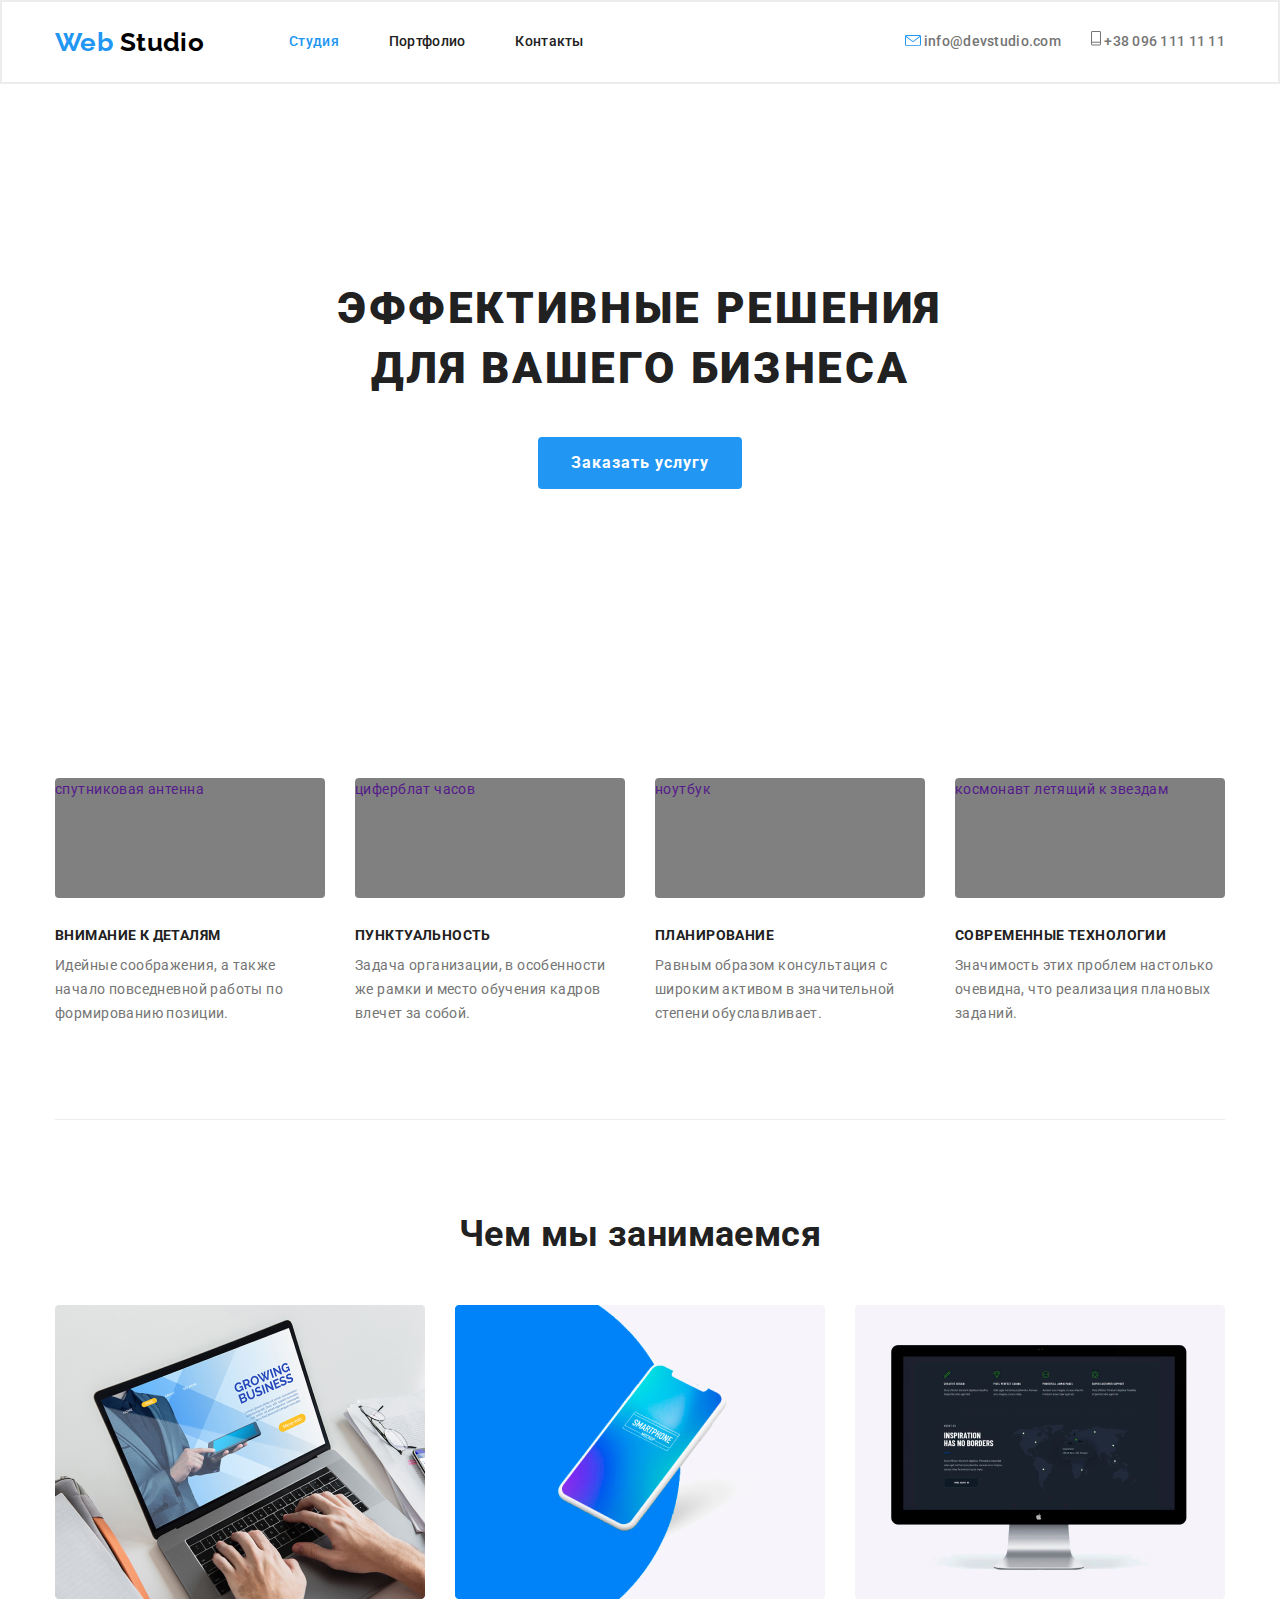
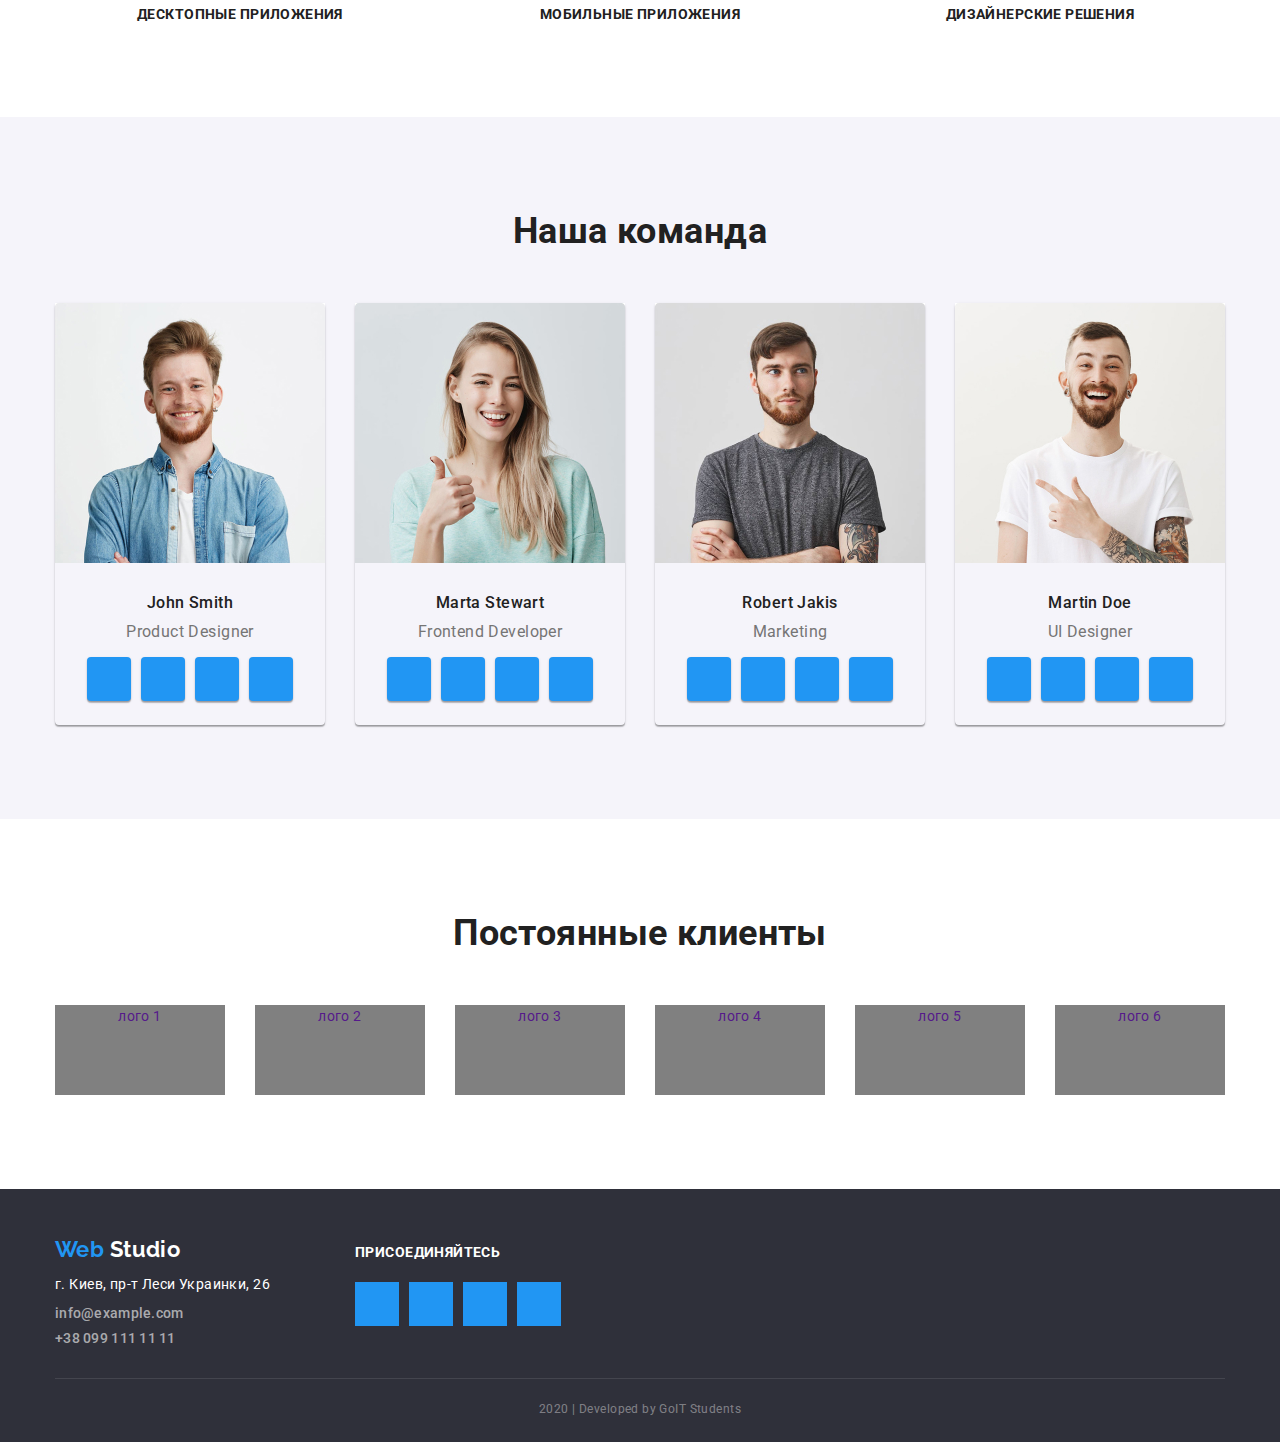
<file: index.html>
<!DOCTYPE html>
<html lang="ru">
<head>
  <meta charset="UTF-8">
  <meta name="viewport" content="width=device-width, initial-scale=1.0">
  <title>Document</title>
  <link href="https://fonts.googleapis.com/css2?family=Raleway:wght@400;700&family=Roboto:wght@400;500;700;900&display=swap" rel="stylesheet">
  <link rel="stylesheet" href="https://cdnjs.cloudflare.com/ajax/libs/modern-normalize/0.6.0/modern-normalize.min.css">
  <link rel="stylesheet" href="./css/styles.css">
</head>
<body>
  <header class="header-bar">
    <div class="container">
      <nav class="main-nav">
        <a href="./index.html" class="logo">Web <span class="studio-logo">Studio</span></a>
        <ul class="list-nav list">
          <li class="item"><a href="./index.html" class="accent nav">Студия</a></li>
          <li class="item"><a href="./portfolio.html" class="nav">Портфолио</a></li>
          <li class="item"><a href="" class="nav">Контакты</a></li>
        </ul>
      </nav>
      <ul class="contacts list">
          <li class="item">
            <a href="mailto:info@devstudio.com" class="mail">
            <img src="./image/envelope.svg" alt="envelope"> info@devstudio.com
            </a>
          </li>
          <li class="item">
            <a href="tel:+380961111111" class="phone">
            <img src="./image/tel.svg" alt="telephone">
            +38 096 111 11 11
            </a>
          </li>
      </ul>
    </div>
  </header>
  <main>
    <!-- Hero -->
    <section class="hero">
      <div class="container-hero">
        <h1 class="hero-title">эффективные решения для вашего бизнеса</h1>
        <a href="" class="button">Заказать услугу</a>  
      </div>
    </section>
  
  <!-- секция наши преимущества -->
  <section class="advantages indent">
    <div class="container ">
      <!-- <h2>Наши преимущества</h2> -->
      <ul class="list-advantages list">
        <!-- вставить svg, после урока по svg -->
          <li class="item">
            <a href="" aria-label="Ccылка на преимущество 1" class="link">спутниковая антенна</a>
           <h3 class="advantages-title direct-title">Внимание к деталям</h3>
            <p class="text">Идейные соображения, а также начало повседневной работы по формированию позиции.</p>
          </li>
          <li class="item">
           <a href="" aria-label="Ccылка на преимущество 2" class="link">циферблат часов</a>
           <h3 class="advantages-title direct-title">Пунктуальность</h3>
           <p class="text">Задача организации, в особенности же рамки и место обучения кадров влечет за собой.</p>
          </li>
          <li class="item">
            <a href="" aria-label="Ccылка на преимущество 3" class="link">ноутбук</a>
            <h3 class="advantages-title direct-title">Планирование</h3>
            <p class="text">Равным образом консультация с широким активом в значительной степени обуславливает.</p>
          </li>
          <li class="item">
            <a href="" aria-label="Ccылка на преимущество 4" class="link">космонавт летящий к звездам</a>
            <h3 class="advantages-title direct-title">Современные технологии</h3>
            <p class="text">Значимость этих проблем настолько очевидна, что реализация плановых заданий.</p>
          </li>
        </ul>   
    </div>
  </section>

  <!-- секция чем мы занимаемся -->
  <section class="work indent">
    <div class="container">
      <h2 class="work-heading main-title">Чем мы занимаемся</h2>
      <!-- картинки обернул в ссылки -->
      <ul class="list-work list">
        <li class="item">
          <a href=""><img src="./image/desktop.jpg" alt="ноутбук" width="370" height="294"></a>
          <h3 class="work-title direct-title">Десктопные приложения</h3>
        </li>
        <li class="item">
          <a href=""><img src="./image/mobile.jpg" alt="мобильный телефон" width="370" height="294"></a>
          <h3 class="work-title direct-title">Мобильные приложения</h3>
        </li>
        <li class="item">
          <a href=""><img src="./image/design.jpg" alt="монитор с черной картой мира" width="370" height="294"></a>
          <h3 class="work-title direct-title">Дизайнерские решения</h3>
        </li>
      </ul>
    </div>
  </section>

  <!-- секция наша команда -->
  <section class="team indent">
    <div class="container ">
      <h2 class="team-heading main-title">Наша команда</h2>
      <ul class="list-team list">
        <li class="item">
          <img class="team-image" src="./image/John.jpg" alt="Джон Смит" width="270" height="260">
          <h3 class="team-title">John Smith</h3>
          <p class="profession text">Product Designer</p>
          <!-- вставить svg -->
          <ul class="public list">
            <li class="item"><a href="" aria-label="Ccылка на Инстаграм"></a></li>
            <li class="item"><a href="" aria-label="Ccылка на Фейсбук"></a></li>
            <li class="item"><a href="" aria-label="Ccылка на Линкедин"></a></li>
            <li class="item"><a href="" aria-label="Ccылка на Твиттер"></a></li>
          </ul>
        </li>
        <li class="item">
          <img class="team-image" src="./image/Marta.jpg" alt="Марта Стюарт" width="270" height="260">
          <h3 class="team-title">Marta Stewart</h3>
          <p class="profession text">Frontend Developer</p>
          <!-- вставить svg -->
          <ul class="public list">
            <li class="item"><a href="" aria-label="Ccылка на Инстаграм"></a></li>
            <li class="item"><a href="" aria-label="Ccылка на Твиттер"></a></li>
            <li class="item"><a href="" aria-label="Ccылка на Фейсбук"></a></li>
            <li class="item"><a href="" aria-label="Ccылка на Линкедин"></a></li>
          </ul>
        </li>
        <li class="item">
          <img class="team-image" src="./image/Robert.jpg" alt="Роберт Якіс" width="270" height="260">
          <h3 class="team-title">Robert Jakis</h3>
          <p class="profession text">Marketing</p>
          <!-- вставить svg -->
          <ul class="public list">
            <li class="item"><a href="" aria-label="Ccылка на Инстаграм"></a></li>
            <li class="item"><a href="" aria-label="Ccылка на Твиттер"></a></li>
            <li class="item"><a href="" aria-label="Ccылка на Фейсбук"></a></li>
            <li class="item"><a href="" aria-label="Ccылка на Линкедин"></a></li>
          </ul>
        </li>
        <li class="item">
          <img class="team-image" src="./image/Martin.jpg" alt="Мартин Доу" width="270" height="260">
          <h3 class="team-title">Martin Doe</h3>
          <p class="profession text">UI Designer</p>
          <!-- вставить svg -->
          <ul class="public list">
            <li class="item"><a href="" aria-label="Ccылка на Инстаграм"></a></li>
            <li class="item"><a href="" aria-label="Ccылка на Твиттер"></a></li>
            <li class="item"><a href="" aria-label="Ccылка на Фейсбук"></a></li>
            <li class="item"><a href="" aria-label="Ccылка на Линкедин"></a></li>
          </ul>
        </li>
      </ul>  
    </div>
  </section>

  <!--секция постоянные клиенты -->
  <section class="clients indent">
    <div class="container">
      <h2 class="main-title">Постоянные клиенты</h2>
    <!-- вставить лого настоящих компаний -->
      <ul class="list-clients list">
        <li class="item"><a href="" aria-label="Ccылка на сайт компании 1">лого 1</a></li>
        <li class="item"><a href="" aria-label="Ccылка на сайт компании 2">лого 2</a></li>
        <li class="item"><a href="" aria-label="Ccылка на сайт компании 3">лого 3</a></li>
        <li class="item"><a href="" aria-label="Ccылка на сайт компании 4">лого 4</a></li>
        <li class="item"><a href="" aria-label="Ccылка на сайт компании 5">лого 5</a></li>
        <li class="item"><a href="" aria-label="Ccылка на сайт компании 6">лого 6</a></li>
      </ul>
    </div> 
  </section>   
  </main>

  <!-- footer -->
  <footer class="footer">
    <div class="container">
      <div class="content">
        <div class="box-address">
          <a href="./index.html" class="logo">Web <span class="studio-logo">Studio</span></a>
          <address class="address">г. Киев, пр-т Леси Украинки, 26 
          <a href="mailto:info@example.com" class="mail">info@example.com</a>
          <a href="tel:+380991111111" class="phone">+38 099 111 11 11</a>
          </address>
        </div>
        <div class="box-appeal">
          <p class="appeal text">присоединяйтесь</p>
          <ul class="public list">
            <li class="item"><a href="" aria-label="Ccылка на Инстаграм"></a></li>
            <li class="item"><a href="" aria-label="Ccылка на Твиттер"></a></li>
            <li class="item"><a href="" aria-label="Ccылка на Фейсбук"></a></li>
            <li class="item"><a href="" aria-label="Ccылка на Линкедин"></a></li>
          </ul>
        </div>
      </div>
      <p class="copyright text">2020 | Developed by GoIT Students</p>
    </div>
  </footer>
</body>
</html>
</file>
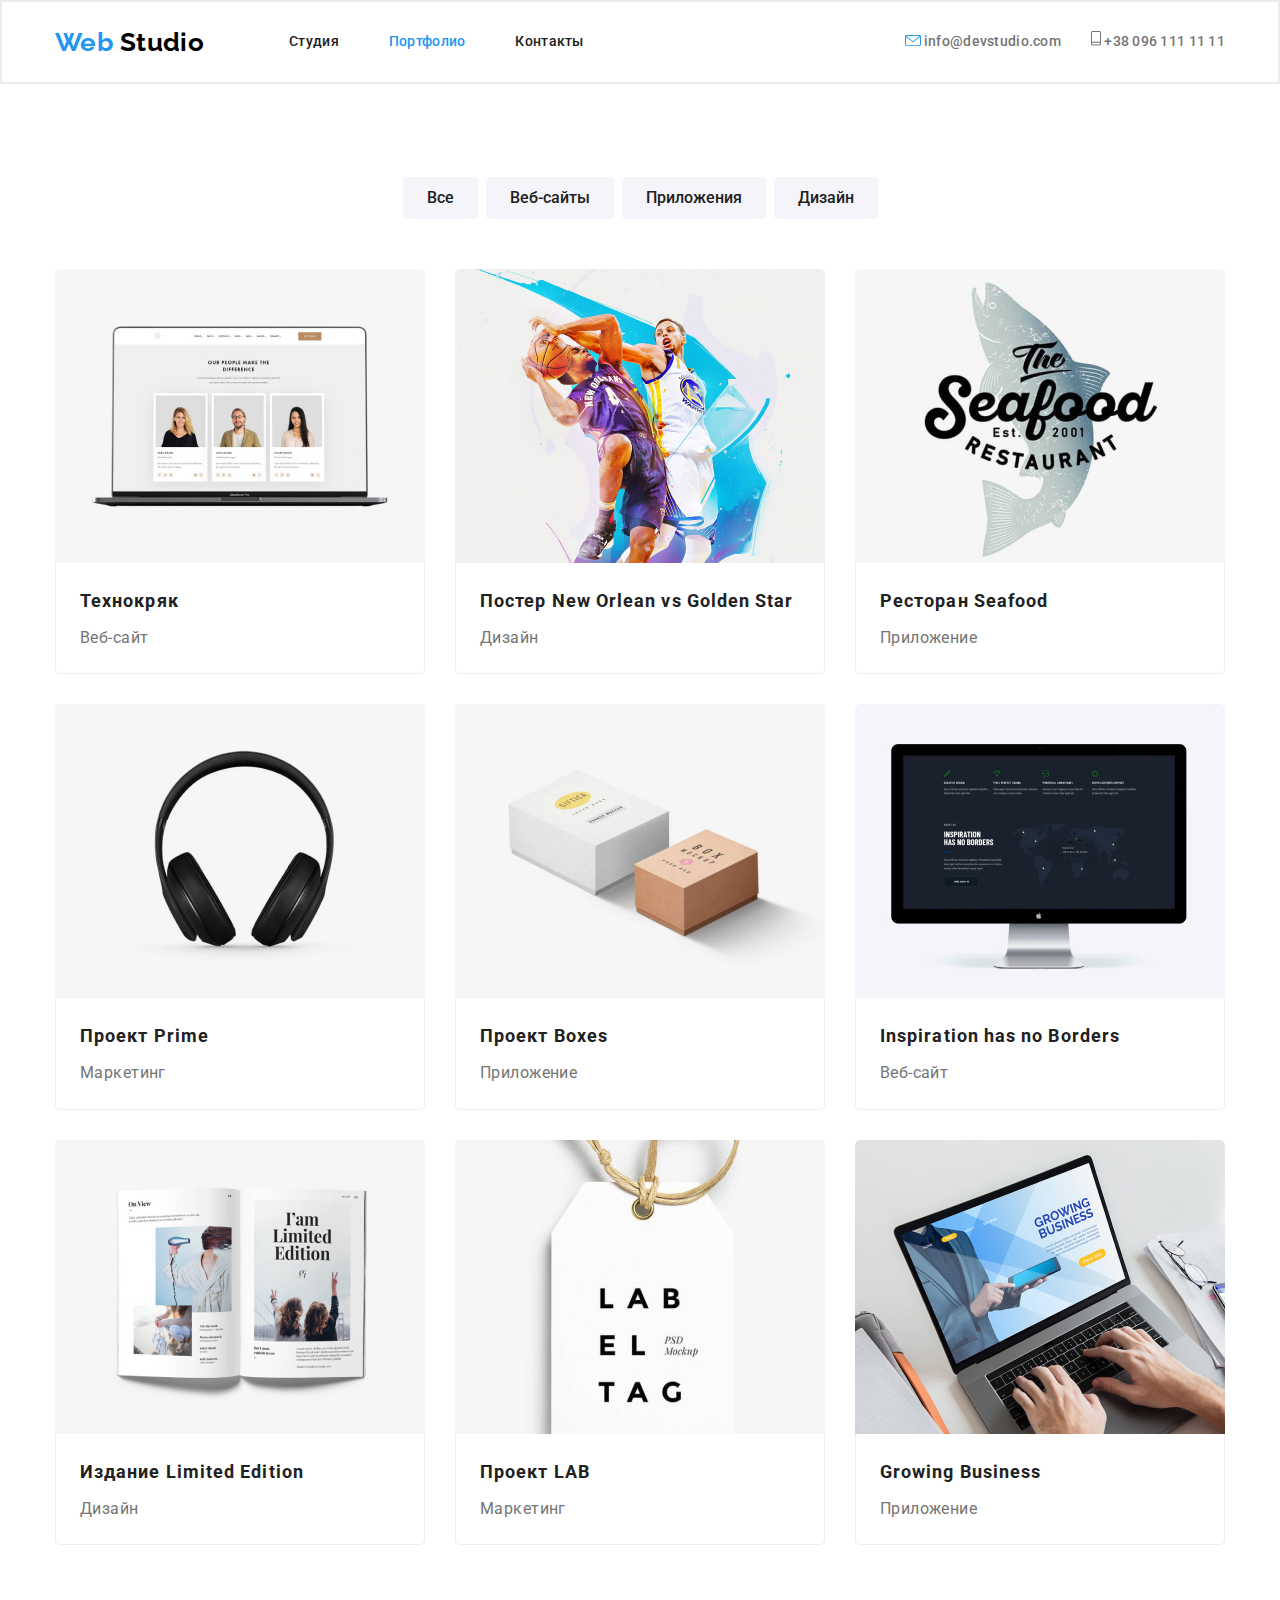
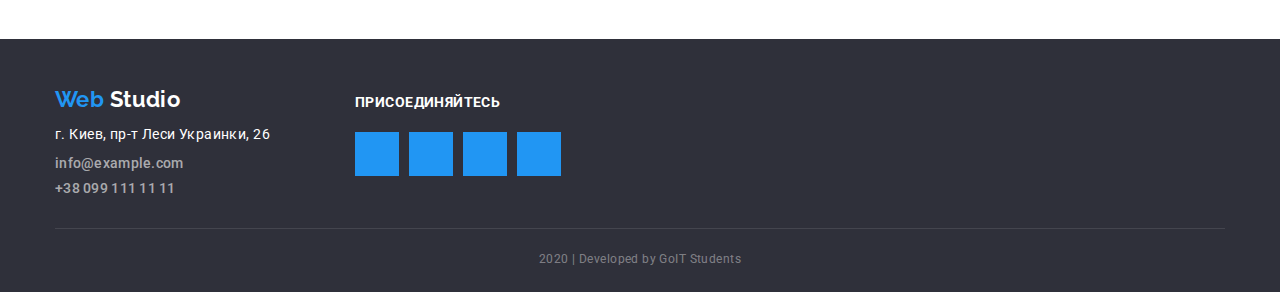
<file: portfolio.html>
<!DOCTYPE html>
<html lang="ru">
<head>
  <meta charset="UTF-8">
  <meta name="viewport" content="width=device-width, initial-scale=1.0">
  <title>Document</title>
  <link href="https://fonts.googleapis.com/css2?family=Raleway:wght@400;700&family=Roboto:wght@400;500;700;900&display=swap" rel="stylesheet">
  <link rel="stylesheet" href="https://cdnjs.cloudflare.com/ajax/libs/modern-normalize/0.6.0/modern-normalize.min.css">
  <link rel="stylesheet" href="./css/styles.css">
</head>
<body>
  <header class="header-bar">
    <div class="container">
      <nav class="main-nav">
        <a href="./index.html" class="logo">Web <span class="studio-logo">Studio</span></a>
        <ul class="list-nav list">
          <li class="item"><a href="./index.html" class="nav">Студия</a></li>
          <li class="item"><a href="./portfolio.html" class="accent nav">Портфолио</a></li>
          <li class="item"><a href="" class="nav">Контакты</a></li>
        </ul>
      </nav>
      <ul class="contacts list">
          <li class="item">
            <a href="mailto:info@devstudio.com" class="mail">
            <img src="./image/envelope.svg" alt="envelope">
            info@devstudio.com
            </a>
          </li>
          <li class="item">
            <a href="tel:+380961111111" class="phone">
            <img src="./image/tel.svg" alt="telephone">
            +38 096 111 11 11
            </a>
          </li>
      </ul>
    </div>
  </header>
  <main>
  <!-- секция портфолио -->
    <section class="portfolio container">
    <ul class="list-button list">
      <li class="item-button"><button type="button" class="button-portfolio">Все</button></li>
      <li class="item-button"><button type="button" class="button-portfolio">Веб-сайты</button></li>
      <li class="item-button"><button type="button" class="button-portfolio">Приложения</button></li>
      <li class="item-button"><button type="button" class="button-portfolio">Дизайн</button></li>
    </ul>
    <ul class="list-portfolio list">
      <li class="item">
        <img class="img-portfolio" src="./image/techno.jpg" alt="профили трех сотрудников на мониторе ноутбука" width="370px" height="294">
        <div class="portfolio-content">
          <h2 class="portfolio-title">Технокряк</h2>
          <p class="category text">Веб-сайт</p>
          <p class="description text">Технокряк это современная площадка распространения коронавируса.
          Компании используют эту платформу для цифрового шпионажа и атак 
          на защищённые сервера конкурентов.</p>
        </div>
      </li>
      <li class="item">
        <img class="img-portfolio" src="./image/poster-new.jpg" alt="два баскетбоиста" width="370px" height="294">
        <div class="portfolio-content">
          <h2 class="portfolio-title">Постер New Orlean vs Golden Star</h2>
          <p class="category text">Дизайн</p>
          <p class="description text">Технокряк это современная площадка распространения коронавируса.
          Компании используют эту платформу для цифрового шпионажа и атак 
          на защищённые сервера конкурентов.</p>
        </div>
      </li>
      <li class="item">
        <img class="img-portfolio" src="./image/seafood.jpg" alt="логотип ресторана" width="370px" height="294">
        <div class="portfolio-content">
          <h2 class="portfolio-title">Ресторан Seafood</h2>
          <p class="category text">Приложение</p>
          <p class="description text">Технокряк это современная площадка распространения коронавируса.
          Компании используют эту платформу для цифрового шпионажа и атак 
          на защищённые сервера конкурентов.</p>
        </div>
      </li>
      <li class="item">
        <img class="img-portfolio" src="./image/prime.jpg" alt="наушники" width="370px" height="294">
        <div class="portfolio-content">
          <h2 class="portfolio-title">Проект Prime</h2>
          <p class="category text">Маркетинг</p>
          <p class="description text">Технокряк это современная площадка распространения коронавируса.
          Компании используют эту платформу для цифрового шпионажа и атак 
          на защищённые сервера конкурентов.</p>
        </div>
      </li>
      <li class="item">
        <img class="img-portfolio" src="./image/boxes.jpg" alt="две коробки" width="370px" height="294">
        <div class="portfolio-content">
          <h2 class="portfolio-title">Проект Boxes</h2>
          <p class="category text">Приложение</p>
          <p class="description text">Технокряк это современная площадка распространения коронавируса.
          Компании используют эту платформу для цифрового шпионажа и атак 
          на защищённые сервера конкурентов.</p>
        </div>
      </li>
      <li class="item">
        <img class="img-portfolio" src="./image/inspiration.jpg" alt="монитор компьютера" width="370px" height="294">
        <div class="portfolio-content">
          <h2 class="portfolio-title">Inspiration has no Borders</h2>
          <p class="category text">Веб-сайт</p>
          <p class="description text">Технокряк это современная площадка распространения коронавируса.
          Компании используют эту платформу для цифрового шпионажа и атак 
          на защищённые сервера конкурентов.</p>
        </div>
      </li>
      <li class="item">
        <img class="img-portfolio" src="./image/LE.jpg" alt="журнал глянцевый" width="370px" height="294">
        <div class="portfolio-content">
          <h2 class="portfolio-title">Издание Limited Edition</h2>
          <p class="category text">Дизайн</p>
          <p class="description text">Технокряк это современная площадка распространения коронавируса.
          Компании используют эту платформу для цифрового шпионажа и атак 
          на защищённые сервера конкурентов.</p>
        </div>
      </li>
      <li class="item">
        <img class="img-portfolio" src="./image/lab.jpg" alt="ярлык бумажный" width="370px" height="294">
        <div class="portfolio-content">
          <h2 class="portfolio-title">Проект LAB</h2>
          <p class="category text">Маркетинг</p>
          <p class="description text">Технокряк это современная площадка распространения коронавируса.
          Компании используют эту платформу для цифрового шпионажа и атак 
          на защищённые сервера конкурентов.</p>
        </div>  
      </li>
      <li class="item">
      <img class="img-portfolio" src="./image/Growing-Business.jpg" alt="ноутбук" width="370px" height="294">
      <div class="portfolio-content">  
        <h2 class="portfolio-title">Growing Business</h2>
        <p class="category text">Приложение</p>
        <p class="description text">Технокряк это современная площадка распространения коронавируса.
        Компании используют эту платформу для цифрового шпионажа и атак 
        на защищённые сервера конкурентов.</p>
      </div>
      </li>
    </ul>
    </section>
  </main>
  <!-- footer -->
  <footer class="footer">
    <div class="container">
      <div class="content">
        <div class="box-address">
          <a href="./index.html" class="logo">Web <span class="studio-logo">Studio</span></a>
          <address class="address">г. Киев, пр-т Леси Украинки, 26 
          <a href="mailto:info@example.com" class="mail">info@example.com</a>
          <a href="tel:+380991111111" class="phone">+38 099 111 11 11</a>
          </address>
        </div>
        <div class="box-appeal">
          <p class="appeal text">присоединяйтесь</p>
          <ul class="public list">
            <li class="item"><a href="" aria-label="Ccылка на Инстаграм"></a></li>
            <li class="item"><a href="" aria-label="Ccылка на Твиттер"></a></li>
            <li class="item"><a href="" aria-label="Ccылка на Фейсбук"></a></li>
            <li class="item"><a href="" aria-label="Ccылка на Линкедин"></a></li>
          </ul>
        </div>
      </div>
      <p class="copyright text">2020 | Developed by GoIT Students</p>
    </div>
  </footer>
</body>
</html>
</file>
<file: css/styles.css>
/* index */
:root {
  --primary-text-color: #757575;
  --title-text-color: #212121;
  --accent-color: #2196F3;
  --primary-bg-color: #ffffff;
  --header-logo-color: #000000;
  --hero-text-color:#ffffff;
  --work-title-text-color:#ffffff;
  --team-bg-color:#F5F4FA;
  --footer-logo-color:#ffffff;
  --footer-bg-color:#2F303A;
  --primary-footer-text-color:#ffffff;
  --footer-text-color: rgba(255, 255, 255, 0.6);
  --copyright-text-color: rgba(255, 255, 255, 0.4);
}
/* html {
  box-sizing: border-box;
} */

/* *,*::before,*::after { box-sizing: inherit;} */

body {
  font-family: 'Roboto', sans-serif;
  font-size: 14px;
  line-height: 1.71;
  color: var(--primary-text-color);
  background-color: var(--primary-bg-color);
  letter-spacing: 0.03em;
}
a{
  text-decoration:none;
}
h1, h2, h3, h4, h5, h6{
  color: var(--title-text-color);
  /* font-weight: 700; */
  margin-top: 0;
  margin-bottom: 0;
}
.text {
  margin: 0;
}
.list {
  list-style: none;
  margin: 0px;
  padding: 0px;
}
/* утилита */
.container {
  width: 1200px;
  padding-left: 15px;
  padding-right: 15px;
  margin-left: auto;
  margin-right: auto;
  /* outline: 2px solid green; */
}
/* header */
.header-bar {
  border: 2px solid #ECECEC;
}
.nav {
  display: block;
  padding: 32px 0px;
  color: var(--title-text-color);
  font-weight: 500;
  font-size: 14px;
  line-height: 1.14;
  letter-spacing: 0.02em; 
}
.list-nav{
  display: flex;
  margin-left: 85px;
}
.list-nav .item:not(:last-child) {
  margin-right: 50px;
}
.contacts {
  display: flex;
  margin-left: auto;
}
.contacts .item:not(:last-child) {
  margin-right: 30px;
}
.main-nav{
  display: flex;
  align-items: center;
}
.header-bar .container{
  display: flex;
  align-items: center;
}
.accent, .nav:focus, 
.nav:hover {
  color: var(--accent-color)
}
.logo {
  font-family: Raleway, sans-serif;;
  font-weight: 700;
  font-size: 26px;
  line-height: 1.19;
  color: var(--accent-color)
}
.studio-logo {
  color:var(--header-logo-color);
}
.mail, .phone{
  font-weight: 500;
  color: var(--primary-text-color);
  line-height: 1.14;
  letter-spacing: 0.02em;
}
.mail:hover, .mail:focus,
.phone:hover, .phone:focus {
  color: var(--accent-color);
 }
/* main */
/* Hero */
/*   заменить цвет текста заголовков на белый
сделать фон */

.hero {
  height: 600px;
  display: flex;
  justify-content: center;
  align-items: center;
  text-align: center;
}
.container-hero {
  width: 646px;
}
.hero-title {
  margin-bottom: 38px;

  font-weight: 900;
  font-size: 44px;
  /* добавить цвет */
  line-height: 1.36;
  
  letter-spacing: 0.06em;
  text-transform: uppercase;
}
.button { 
  display: inline-block;
  width: auto;
  border-radius: 4px;
  padding: 10px 32px;

  border: 1px solid transparent;
  font-family: Roboto, sans-serif;
  font-weight: 700;
  font-size: 16px;
  color: var(--hero-text-color);
  background-color: var(--accent-color);
  line-height: 1.9;
  
  letter-spacing: 0.06em;
}

/* Утилита отступ между секциями */
.indent {
  padding-top: 94px;
  padding-bottom: 94px;
}
/* утилита на h2 */
.main-title {
  font-size: 36px;
  line-height: 1.16;
  text-align: center;
  margin-bottom: 50px;
}
/* утилита на h3 */
.direct-title {
  font-size: 14px;
  line-height: 1.14;
  text-transform: uppercase;
}

/* секция наши преимущества */

/* добавил фон для катринок svg/, удалить после урока */

.advantages {
  position: relative;
}
.advantages::after {
  content: "";
  width: 1170px;
  position: absolute;
  margin: 0 auto;
  bottom: 0;
  left: 0;
  right: 0;
  
  border-bottom: 1px solid #ECECEC;
}
.advantages .link {
  display: block;
  margin-bottom: 30px;
  width: 270px;
  height: 120px;
  background-color: grey;
  border-radius: 4px;
}
.list-advantages {
display: flex;
}
.list-advantages .item {
width:calc((100% - 90px) / 4);
}
.list-advantages .item:not(:last-child) {
  margin-right: 30px;
}
.advantages-title {
  margin-bottom: 10px;
}

/* секция чем мы занимаемся */
.work-title {
  text-align: center;
/* добавить цвет */
  /* color: var(--work-title-text-color); */
}
.list-work {
  display: flex;
  }
  .list-work .item {
  width:calc((100% - 60px) / 3);
  }
  .list-work .item:not(:last-child) {
    margin-right: 30px;
  }
  /* секция наша команда */
.team {
  background-color: var(--team-bg-color);
}
.team-title{
  margin-bottom: 10px;
  font-weight: 500;
  font-size: 16px;
  line-height: 1.19;
  text-align: center;
}
.team-image {
  display: block;
  margin-bottom: 30px;
}
.profession {
  margin-bottom: 16px;
  font-weight: 400;
  font-size: 16px;
  line-height: 1.19;
  text-align: center;
} 
.list-team {
  display: flex;
}
.list-team .item {
  width:calc((100% - 90px) / 4);
  box-shadow: 0px 2px 1px rgba(0, 0, 0, 0.2), 
  0px 1px 1px rgba(0, 0, 0, 0.14), 
  0px 1px 3px rgba(0, 0, 0, 0.12);
  border-radius: 4px;
}
.list-team .item:not(:last-child) {
  margin-right: 30px;
}
.public {
  display: flex;
  justify-content: center;
  margin-bottom: 24px;
}
  /* удалить размер и цвет, вставить svg*/
.public .item {
  width: 44px;
  height: 44px;
  background-color:var(--accent-color);
}
.public .item:not(:last-child) {
 margin-right: 10px;
}

/* секция постоянные клиенты */
.list-clients {
  display: flex;
}
 /* удалить размеры после урока по svg */
.list-clients .item {
  width:calc((100% - 150px) / 6);
  height: 90px;
  text-align: center;
  background-color: grey;
}
.list-clients .item:not(:last-child) {
 margin-right: 30px;
}

/* footer */
.footer{
  background-color: var(--footer-bg-color);
}
.box-address {
  width: 231px;
}
.footer .logo {
  display: block;
  font-size: 22px;
  line-height: 1.18;
  margin-bottom: 10px;
}
.footer .studio-logo {
  color: var(--footer-logo-color);
}
.footer .address {
  display: flex;
  flex-direction: column;
  color: var(--primary-footer-text-color);
  font-style: normal;
}
.footer .mail,
.footer .phone {
  display: inline-block;
  margin-top: 9px;
  color: var(--footer-text-color);
}
.appeal {
  margin-bottom: 21px;
  color: var(--primary-footer-text-color);
  font-weight: 700;
  line-height: 1.14;
  text-transform: uppercase;
}
.box-appeal {
  margin-left: 69px;
}
.footer .content {
  display: flex;
  align-items: baseline;
  padding-top: 48px;
  padding-bottom: 28px;
  border-bottom: 1px solid rgba(255, 255, 255, 0.1);
}
.copyright {
  padding-top: 18px;
  padding-bottom: 21px;
  color: var(--copyright-text-color);
  font-size: 12px;
  line-height: 2;
  text-align: center;
  /* white-space: nowrap;
  overflow: auto;
  text-overflow: ellipsis; */
}

/* portfolio */
.portfolio {
  padding-top: 93px;
  padding-bottom: 94px;
}
.button-portfolio {
  padding: 6px 22px;

  border: 2px solid transparent;
  border-radius: 4px;
  font-family: Roboto, sans-serif;
  font-weight: 500;
  font-size: 16px;
  line-height: 1.62;
  text-align: center;
  color: var(--title-text-color);
  background-color: #F5F4FA;
}
 .list-button{
  display: flex;
  justify-content: center;
  margin-bottom: 50px;
  
  /* white-space: nowrap;
  overflow: auto;
  text-overflow: ellipsis; */
}
.list-button .item-button:not(:last-child) {
  margin-right: 8px;
}
.img-portfolio {
  display: block;
}
.list-portfolio {
  display: flex;
  flex-wrap: wrap;
}
.list-portfolio .item {
  width: calc((100% - 60px) / 3);
  margin-right: 30px;
  margin-bottom: 30px;
  border-top-left-radius: 5px;
  border-top-right-radius: 5px;
  overflow: hidden;
  /* background-color: green; */
}
.list-portfolio .item:nth-child(3n) {
 margin-right: 0px;
}
.list-portfolio .item:nth-last-child(-n + 3) {
  margin-bottom: 0px;
}
.button-portfolio:focus, 
.button-portfolio:hover,
.description {
  background-color: var(--accent-color);
  color: var(--primary-bg-color);
}

.portfolio-content {
padding: 20px 24px;

border: 1px solid #eeeeee;
border-top: hidden;
border-bottom-left-radius: 5px;
border-bottom-right-radius: 5px;
}
.portfolio-title {
  margin-bottom: 4px;

  font-size: 18px;
  line-height: 2;
  letter-spacing: 0.06em;
  /* white-space: nowrap;
  overflow: hidden;
  text-overflow: ellipsis; */
}
.category {
  font-size: 16px;
  line-height: 1.9;
  /* white-space: nowrap; 
  overflow: hidden; 
  text-overflow: ellipsis; */
}
/* скрыл что бы не мешал */
.description {
  display: none;
}
/* .description {
  padding: 63px 24px;
  width: 380px;
  font-size: 18px;
  line-height: 1.56; }*/
  
  /* оформить ccылки с лого после урока по svg */
</file>
